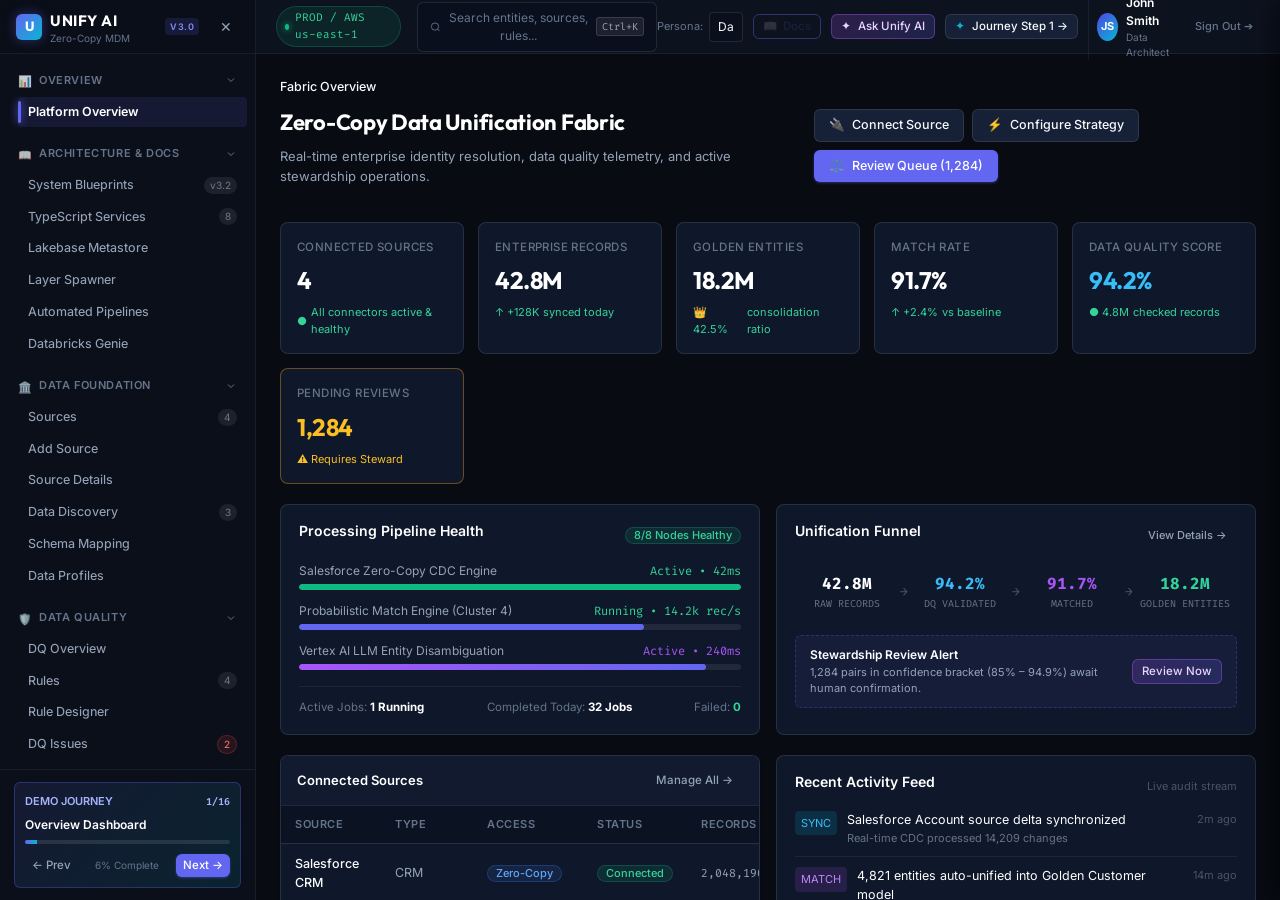
<file: index.html>
<!DOCTYPE html>
<html lang="en">
<head>
  <meta charset="UTF-8">
  <meta name="viewport" content="width=device-width, initial-scale=1.0">
  <title>Unify AI — Zero-Copy Data Unification Fabric</title>
  <meta name="description" content="Next-generation enterprise Zero-Copy Data Unification Fabric, MDM, entity resolution, AI copilot, and compliance lineage platform.">
  <link rel="icon" href="data:image/svg+xml,<svg xmlns=%22http://www.w3.org/2000/svg%22 viewBox=%220 0 100 100%22><rect width=%22100%22 height=%22100%22 rx=%2224%22 fill=%22%236366f1%22/><text y=%22.75em%22 x=%2250%25%22 font-size=%2260%22 font-family=%22sans-serif%22 font-weight=%22bold%22 text-anchor=%22middle%22 fill=%22white%22>U</text></svg>">

  <!-- Enterprise Google Fonts -->
  <link rel="preconnect" href="https://fonts.googleapis.com">
  <link rel="preconnect" href="https://fonts.gstatic.com" crossorigin>
  <link href="https://fonts.googleapis.com/css2?family=Fira+Code:wght@400;500;600&family=Inter:wght@300;400;500;600;700&family=Outfit:wght@400;600;700;800&family=Plus+Jakarta+Sans:wght@400;500;600;700&display=swap" rel="stylesheet">

  <!-- Bootstrap 5.3 Core & Responsive Framework -->
  <link href="https://cdn.jsdelivr.net/npm/bootstrap@5.3.3/dist/css/bootstrap.min.css" rel="stylesheet" crossorigin="anonymous">

  <!-- Design System Stylesheets -->
  <link rel="stylesheet" href="./src/styles/tokens.css">
  <link rel="stylesheet" href="./src/styles/layout.css">
  <link rel="stylesheet" href="./src/styles/components.css">
</head>
<body>
  <div id="app-root"></div>
  <script src="./app.bundle.js"></script>
</body>
</html>
</file>
<file: src/styles/tokens.css>
/* Unify AI Design System Tokens */
:root {
  /* Surface colors - High density obsidian/slate */
  --bg-app: #080b12;
  --bg-sidebar: #0b0f19;
  --bg-sidebar-hover: #131b2e;
  --bg-sidebar-active: rgba(99, 102, 241, 0.12);
  --bg-topbar: #0d121f;
  --bg-card: #0f172a;
  --bg-card-hover: #151f38;
  --bg-card-subtle: #111a2f;
  --bg-card-elevated: #162036;
  --bg-input: #0a0f1d;
  --bg-dropdown: #0f172a;
  --bg-overlay: rgba(4, 7, 14, 0.75);

  /* Borders & Dividers */
  --border-subtle: rgba(255, 255, 255, 0.06);
  --border-default: rgba(255, 255, 255, 0.1);
  --border-strong: rgba(255, 255, 255, 0.16);
  --border-glow: rgba(99, 102, 241, 0.4);

  /* Typography Colors */
  --text-primary: #f8fafc;
  --text-secondary: #94a3b8;
  --text-muted: #64748b;
  --text-dim: #475569;
  --text-inverse: #020617;

  /* Brand & Accents */
  --primary: #6366f1;
  --primary-hover: #4f46e5;
  --primary-rgb: 99, 102, 241;
  --primary-light: rgba(99, 102, 241, 0.15);
  
  --secondary: #06b6d4;
  --secondary-rgb: 6, 182, 212;
  
  --accent-purple: #a855f7;
  
  /* Triad Status Badges (Section 51) */
  --fact-bg: rgba(6, 182, 212, 0.12);
  --fact-border: rgba(6, 182, 212, 0.35);
  --fact-text: #38bdf8;

  --ai-bg: rgba(168, 85, 247, 0.14);
  --ai-border: rgba(168, 85, 247, 0.4);
  --ai-text: #c084fc;

  --decision-bg: rgba(16, 185, 129, 0.12);
  --decision-border: rgba(16, 185, 129, 0.35);
  --decision-text: #34d399;

  /* Status Colors */
  --success: #10b981;
  --success-bg: rgba(16, 185, 129, 0.12);
  --warning: #f59e0b;
  --warning-bg: rgba(245, 158, 11, 0.12);
  --danger: #ef4444;
  --danger-bg: rgba(239, 68, 68, 0.12);
  --info: #3b82f6;
  --info-bg: rgba(59, 130, 246, 0.12);

  /* Fonts */
  --font-sans: 'Inter', -apple-system, BlinkMacSystemFont, 'Segoe UI', Roboto, sans-serif;
  --font-display: 'Outfit', 'Inter', sans-serif;
  --font-mono: 'Fira Code', ui-monospace, SFMono-Regular, Menlo, Monaco, Consolas, monospace;

  /* Dimensions */
  --sidebar-width: 256px;
  --topbar-height: 54px;
  --ai-drawer-width: 380px;

  /* Border radius */
  --radius-sm: 4px;
  --radius-md: 6px;
  --radius-lg: 8px;
  --radius-xl: 12px;
  --radius-full: 9999px;

  /* Shadows */
  --shadow-sm: 0 1px 2px 0 rgba(0, 0, 0, 0.3);
  --shadow-md: 0 4px 6px -1px rgba(0, 0, 0, 0.4), 0 2px 4px -1px rgba(0, 0, 0, 0.2);
  --shadow-lg: 0 10px 15px -3px rgba(0, 0, 0, 0.5), 0 4px 6px -2px rgba(0, 0, 0, 0.3);
  --shadow-drawer: -4px 0 24px rgba(0, 0, 0, 0.6);
}
</file>
<file: src/styles/layout.css>
/* Layout and Shell Structure */
* {
  box-sizing: border-box;
  margin: 0;
  padding: 0;
}

body {
  background-color: var(--bg-app);
  color: var(--text-primary);
  font-family: var(--font-sans);
  font-size: 13px;
  line-height: 1.5;
  -webkit-font-smoothing: antialiased;
  overflow: hidden;
  height: 100vh;
  width: 100vw;
}

/* Custom modern scrollbars */
::-webkit-scrollbar {
  width: 6px;
  height: 6px;
}
::-webkit-scrollbar-track {
  background: transparent;
}
::-webkit-scrollbar-thumb {
  background: rgba(255, 255, 255, 0.12);
  border-radius: 4px;
}
::-webkit-scrollbar-thumb:hover {
  background: rgba(255, 255, 255, 0.22);
}

/* Root App Layout */
#app {
  display: flex;
  height: 100vh;
  width: 100vw;
  overflow: hidden;
  position: relative;
}

/* Sidebar Wrapper Container */
#sidebar-container {
  width: var(--sidebar-width);
  min-width: var(--sidebar-width);
  height: 100%;
  flex-shrink: 0;
  display: flex;
}

/* Left Sidebar */
.app-sidebar {
  width: var(--sidebar-width);
  min-width: var(--sidebar-width);
  height: 100%;
  background: var(--bg-sidebar);
  border-right: 1px solid var(--border-subtle);
  display: flex;
  flex-direction: column;
  z-index: 30;
  user-select: none;
}

.sidebar-header {
  height: var(--topbar-height);
  padding: 0 16px;
  display: flex;
  align-items: center;
  gap: 10px;
  border-bottom: 1px solid var(--border-subtle);
  background: rgba(11, 15, 25, 0.85);
  backdrop-filter: blur(8px);
}

.brand-logo {
  display: flex;
  align-items: center;
  gap: 8px;
  text-decoration: none;
  color: var(--text-primary);
}

.brand-icon {
  width: 26px;
  height: 26px;
  border-radius: var(--radius-md);
  background: linear-gradient(135deg, #6366f1, #06b6d4);
  display: flex;
  align-items: center;
  justify-content: center;
  font-weight: 800;
  font-size: 13px;
  color: #fff;
  box-shadow: 0 0 12px rgba(99, 102, 241, 0.4);
}

.brand-title {
  font-family: var(--font-display);
  font-weight: 700;
  font-size: 15px;
  letter-spacing: 0.5px;
  color: #fff;
}

.brand-badge {
  font-size: 9px;
  padding: 2px 5px;
  background: rgba(99, 102, 241, 0.15);
  color: #818cf8;
  border-radius: var(--radius-sm);
  font-weight: 600;
  letter-spacing: 0.5px;
  text-transform: uppercase;
}

/* Sidebar navigation scroll area */
.sidebar-nav {
  flex: 1;
  overflow-y: auto;
  padding: 12px 8px;
  display: flex;
  flex-direction: column;
  gap: 4px;
}

.nav-group {
  margin-bottom: 8px;
}

.nav-group-header {
  display: flex;
  align-items: center;
  justify-content: space-between;
  padding: 6px 10px;
  border-radius: var(--radius-sm);
  color: var(--text-muted);
  font-size: 11px;
  font-weight: 600;
  text-transform: uppercase;
  letter-spacing: 0.6px;
  cursor: pointer;
  transition: all 0.15s ease;
}

.nav-group-header:hover {
  color: var(--text-primary);
  background: var(--bg-sidebar-hover);
}

.nav-group-header .group-title {
  display: flex;
  align-items: center;
  gap: 7px;
}

.nav-group-header .group-icon {
  width: 14px;
  height: 14px;
  opacity: 0.8;
}

.nav-group-header .group-chevron {
  width: 12px;
  height: 12px;
  transition: transform 0.2s ease;
}

.nav-group.collapsed .group-chevron {
  transform: rotate(-90deg);
}

.nav-group.collapsed .nav-group-items {
  display: none;
}

.nav-group-items {
  padding-left: 10px;
  margin-top: 2px;
  display: flex;
  flex-direction: column;
  gap: 1px;
}

.nav-link {
  display: flex;
  align-items: center;
  justify-content: space-between;
  padding: 6px 10px;
  border-radius: var(--radius-sm);
  color: var(--text-secondary);
  text-decoration: none;
  font-size: 12.5px;
  font-weight: 450;
  transition: all 0.15s ease;
  position: relative;
}

.nav-link:hover {
  color: var(--text-primary);
  background: var(--bg-sidebar-hover);
}

.nav-link.active {
  color: #fff;
  background: var(--bg-sidebar-active);
  font-weight: 600;
}

.nav-link.active::before {
  content: '';
  position: absolute;
  left: 0;
  top: 4px;
  bottom: 4px;
  width: 3px;
  border-radius: 2px;
  background: var(--primary);
  box-shadow: 0 0 8px var(--primary);
}

.nav-link-badge {
  font-size: 10px;
  padding: 1px 6px;
  border-radius: 10px;
  background: rgba(255, 255, 255, 0.08);
  color: var(--text-muted);
}

.nav-link.active .nav-link-badge {
  background: rgba(99, 102, 241, 0.25);
  color: #a5b4fc;
}

/* Sidebar Footer */
.sidebar-footer {
  padding: 12px 14px;
  border-top: 1px solid var(--border-subtle);
  display: flex;
  flex-direction: column;
  gap: 8px;
  background: var(--bg-sidebar);
}

.journey-trigger-card {
  background: linear-gradient(135deg, rgba(99, 102, 241, 0.12), rgba(6, 182, 212, 0.12));
  border: 1px solid rgba(99, 102, 241, 0.3);
  border-radius: var(--radius-md);
  padding: 10px;
  display: flex;
  flex-direction: column;
  gap: 6px;
  cursor: pointer;
  transition: all 0.2s ease;
}

.journey-trigger-card:hover {
  border-color: rgba(99, 102, 241, 0.6);
  transform: translateY(-1px);
}

.journey-header {
  display: flex;
  align-items: center;
  justify-content: space-between;
  font-size: 11px;
  font-weight: 600;
  color: #a5b4fc;
}

.journey-title {
  font-size: 12px;
  font-weight: 600;
  color: #fff;
}

.journey-progress {
  height: 4px;
  background: rgba(255, 255, 255, 0.1);
  border-radius: 2px;
  overflow: hidden;
}

.journey-progress-bar {
  height: 100%;
  background: linear-gradient(90deg, #6366f1, #06b6d4);
  width: 25%;
  transition: width 0.3s ease;
}

/* Main Area */
.app-main {
  flex: 1;
  display: flex;
  flex-direction: column;
  height: 100%;
  overflow: hidden;
  position: relative;
  background: var(--bg-app);
}

/* Topbar */
.app-topbar {
  height: var(--topbar-height);
  min-height: var(--topbar-height);
  background: var(--bg-topbar);
  border-bottom: 1px solid var(--border-subtle);
  display: flex;
  align-items: center;
  justify-content: space-between;
  padding: 0 20px;
  z-index: 20;
}

.topbar-left {
  display: flex;
  align-items: center;
  gap: 16px;
}

.topbar-right {
  display: flex;
  align-items: center;
  gap: 10px;
}

.env-pill {
  display: flex;
  align-items: center;
  gap: 6px;
  padding: 3px 8px;
  border-radius: var(--radius-full);
  background: rgba(16, 185, 129, 0.1);
  border: 1px solid rgba(16, 185, 129, 0.25);
  font-size: 11px;
  font-family: var(--font-mono);
  color: #34d399;
}

.env-dot {
  width: 6px;
  height: 6px;
  border-radius: 50%;
  background: #10b981;
  box-shadow: 0 0 6px #10b981;
}

.search-button {
  display: flex;
  align-items: center;
  gap: 8px;
  padding: 6px 12px;
  background: var(--bg-input);
  border: 1px solid var(--border-default);
  border-radius: var(--radius-md);
  color: var(--text-muted);
  font-size: 12px;
  cursor: pointer;
  transition: all 0.15s ease;
  min-width: 240px;
}

.search-button:hover {
  border-color: var(--border-strong);
  color: var(--text-secondary);
}

.search-kbd {
  margin-left: auto;
  background: rgba(255, 255, 255, 0.08);
  border: 1px solid rgba(255, 255, 255, 0.12);
  border-radius: 3px;
  padding: 1px 5px;
  font-family: var(--font-mono);
  font-size: 10px;
  color: var(--text-secondary);
}

/* Breadcrumbs */
.breadcrumbs-bar {
  display: flex;
  align-items: center;
  gap: 6px;
  font-size: 12.5px;
  color: var(--text-muted);
}

.breadcrumb-item {
  color: var(--text-muted);
  text-decoration: none;
  transition: color 0.15s;
}

.breadcrumb-item:hover {
  color: var(--text-primary);
}

.breadcrumb-item.current {
  color: var(--text-primary);
  font-weight: 500;
}

.breadcrumb-separator {
  color: var(--text-dim);
  font-size: 11px;
}

/* Page Content Viewport */
.app-content {
  flex: 1;
  overflow-y: auto;
  overflow-x: hidden;
  padding: 24px;
  position: relative;
}

.page-header {
  display: flex;
  align-items: flex-start;
  justify-content: space-between;
  margin-bottom: 20px;
  gap: 16px;
}

.page-title-group {
  display: flex;
  flex-direction: column;
  gap: 4px;
}

.page-title {
  font-family: var(--font-display);
  font-size: 22px;
  font-weight: 700;
  letter-spacing: -0.3px;
  color: #fff;
  display: flex;
  align-items: center;
  gap: 10px;
}

.page-description {
  color: var(--text-secondary);
  font-size: 13px;
}

.page-actions {
  display: flex;
  align-items: center;
  gap: 8px;
  flex-wrap: wrap;
}

/* AI Copilot Drawer */
.ai-drawer-overlay {
  position: fixed;
  inset: 0;
  background: var(--bg-overlay);
  backdrop-filter: blur(2px);
  z-index: 40;
  opacity: 0;
  pointer-events: none;
  transition: opacity 0.25s ease;
}

.ai-drawer-overlay.open {
  opacity: 1;
  pointer-events: auto;
}

.ai-drawer {
  position: fixed;
  top: 0;
  right: 0;
  bottom: 0;
  width: var(--ai-drawer-width);
  background: var(--bg-card);
  border-left: 1px solid var(--border-default);
  box-shadow: var(--shadow-drawer);
  z-index: 50;
  display: flex;
  flex-direction: column;
  transform: translateX(100%);
  transition: transform 0.25s cubic-bezier(0.16, 1, 0.3, 1);
}

.ai-drawer.open {
  transform: translateX(0);
}

.ai-drawer-header {
  height: var(--topbar-height);
  padding: 0 16px;
  border-bottom: 1px solid var(--border-subtle);
  display: flex;
  align-items: center;
  justify-content: space-between;
  background: rgba(15, 23, 42, 0.9);
}

.ai-drawer-title {
  display: flex;
  align-items: center;
  gap: 8px;
  font-family: var(--font-display);
  font-weight: 700;
  font-size: 14px;
  color: #fff;
}

.ai-drawer-body {
  flex: 1;
  overflow-y: auto;
  padding: 16px;
  display: flex;
  flex-direction: column;
  gap: 16px;
}

.ai-drawer-footer {
  padding: 12px 16px;
  border-top: 1px solid var(--border-subtle);
  background: var(--bg-topbar);
}

/* Mobile Hamburger & Off-Canvas Navigation */
.mobile-nav-toggle {
  display: none;
  background: transparent;
  border: none;
  color: var(--text-primary);
  font-size: 20px;
  cursor: pointer;
  padding: 6px;
  border-radius: var(--radius-sm);
  align-items: center;
  justify-content: center;
}

.mobile-nav-toggle:hover {
  background: var(--bg-sidebar-hover);
}

.sidebar-backdrop {
  display: none;
}

/* Responsive Media Queries for Mobile & Tablet (Bootstrap lg breakpoint) */
@media (max-width: 991.98px) {
  #sidebar-container {
    width: 0 !important;
    min-width: 0 !important;
    max-width: 0 !important;
    flex: 0 0 0 !important;
    overflow: visible !important;
    margin: 0 !important;
    padding: 0 !important;
    border: none !important;
  }

  .mobile-nav-toggle {
    display: inline-flex !important;
  }

  .sidebar-backdrop {
    display: block !important;
    position: fixed !important;
    inset: 0 !important;
    background: rgba(0, 0, 0, 0.75) !important;
    backdrop-filter: blur(4px) !important;
    z-index: 1040 !important;
    opacity: 0 !important;
    pointer-events: none !important;
    transition: opacity 0.25s ease !important;
  }

  .sidebar-backdrop.open {
    opacity: 1 !important;
    pointer-events: auto !important;
  }

  .app-sidebar {
    position: fixed !important;
    top: 0 !important;
    left: 0 !important;
    bottom: 0 !important;
    width: 280px !important;
    min-width: 280px !important;
    max-width: 85vw !important;
    height: 100vh !important;
    z-index: 1050 !important;
    transform: translateX(-100%) !important;
    transition: transform 0.28s cubic-bezier(0.16, 1, 0.3, 1) !important;
    box-shadow: 6px 0 28px rgba(0, 0, 0, 0.8) !important;
  }

  .app-sidebar.mobile-open {
    transform: translateX(0) !important;
  }

  .app-main {
    width: 100vw !important;
    min-width: 100% !important;
    max-width: 100vw !important;
    flex: 1 1 100% !important;
    overflow-x: hidden !important;
  }

  .app-content {
    padding: 16px 14px;
  }

  .page-header {
    flex-direction: column;
    align-items: stretch;
    gap: 12px;
  }

  .page-actions {
    flex-wrap: wrap;
  }

  .topbar-left {
    gap: 10px;
  }

  .search-button {
    min-width: 140px;
  }
}

@media (max-width: 768px) {
  .app-topbar {
    padding: 0 12px;
  }

  .env-pill span:last-child {
    display: none;
  }

  .search-button {
    min-width: unset;
    padding: 6px 8px;
  }

  .search-button span {
    display: none;
  }

  .search-kbd {
    display: none;
  }

  .topbar-right {
    gap: 6px;
  }

  .topbar-right select {
    max-width: 110px;
  }

  .ai-drawer {
    width: 100vw;
    max-width: 100vw;
  }

  .page-title {
    font-size: 18px;
  }

  .page-description {
    font-size: 12px;
  }
}
</file>
<file: src/styles/components.css>
/* Component Styles — Enterprise UI Primitives */

/* Buttons */
.btn {
  display: inline-flex;
  align-items: center;
  justify-content: center;
  gap: 7px;
  padding: 6px 14px;
  font-size: 12.5px;
  font-weight: 500;
  border-radius: var(--radius-md);
  border: 1px solid transparent;
  cursor: pointer;
  transition: all 0.15s ease;
  white-space: nowrap;
  font-family: inherit;
}

.btn-primary {
  background: var(--primary);
  color: #fff;
  box-shadow: 0 1px 3px rgba(99, 102, 241, 0.4);
}
.btn-primary:hover {
  background: var(--primary-hover);
  box-shadow: 0 0 12px rgba(99, 102, 241, 0.5);
}

.btn-secondary {
  background: var(--bg-card-elevated);
  border-color: var(--border-default);
  color: var(--text-primary);
}
.btn-secondary:hover {
  background: var(--bg-card-hover);
  border-color: var(--border-strong);
}

.btn-ghost {
  background: transparent;
  color: var(--text-secondary);
}
.btn-ghost:hover {
  background: var(--bg-sidebar-hover);
  color: var(--text-primary);
}

.btn-ai {
  background: linear-gradient(135deg, rgba(168, 85, 247, 0.2), rgba(99, 102, 241, 0.2));
  border: 1px solid rgba(168, 85, 247, 0.4);
  color: #e9d5ff;
}
.btn-ai:hover {
  background: linear-gradient(135deg, rgba(168, 85, 247, 0.35), rgba(99, 102, 241, 0.35));
  box-shadow: 0 0 10px rgba(168, 85, 247, 0.3);
}

.btn-success {
  background: var(--success);
  color: #fff;
}
.btn-success:hover {
  filter: brightness(1.1);
}

.btn-danger {
  background: var(--danger-bg);
  border-color: rgba(239, 68, 68, 0.3);
  color: #fca5a5;
}
.btn-danger:hover {
  background: rgba(239, 68, 68, 0.25);
}

.btn-sm {
  padding: 3px 9px;
  font-size: 11.5px;
}
.btn-lg {
  padding: 9px 18px;
  font-size: 13.5px;
}

/* Triad Badges (Section 51) */
.badge-triad {
  display: inline-flex;
  align-items: center;
  gap: 5px;
  padding: 2px 7px;
  border-radius: var(--radius-sm);
  font-size: 10px;
  font-weight: 700;
  letter-spacing: 0.5px;
  text-transform: uppercase;
}

.badge-system-fact {
  background: var(--fact-bg);
  border: 1px solid var(--fact-border);
  color: var(--fact-text);
}

.badge-ai-rec {
  background: var(--ai-bg);
  border: 1px solid var(--ai-border);
  color: var(--ai-text);
}

.badge-user-decision {
  background: var(--decision-bg);
  border: 1px solid var(--decision-border);
  color: var(--decision-text);
}

/* Standard Status Badges */
.badge {
  display: inline-flex;
  align-items: center;
  gap: 5px;
  padding: 2px 8px;
  border-radius: var(--radius-full);
  font-size: 11px;
  font-weight: 500;
}

.badge-success {
  background: var(--success-bg);
  color: #34d399;
  border: 1px solid rgba(16, 185, 129, 0.25);
}

.badge-warning {
  background: var(--warning-bg);
  color: #fbbf24;
  border: 1px solid rgba(245, 158, 11, 0.25);
}

.badge-danger {
  background: var(--danger-bg);
  color: #f87171;
  border: 1px solid rgba(239, 68, 68, 0.25);
}

.badge-info {
  background: var(--info-bg);
  color: #60a5fa;
  border: 1px solid rgba(59, 130, 246, 0.25);
}

.badge-neutral {
  background: rgba(255, 255, 255, 0.08);
  color: var(--text-secondary);
  border: 1px solid var(--border-subtle);
}

/* Data Tables */
.table-card {
  background: var(--bg-card);
  border: 1px solid var(--border-default);
  border-radius: var(--radius-lg);
  overflow: hidden;
  box-shadow: var(--shadow-sm);
}

.table-toolbar {
  padding: 12px 16px;
  display: flex;
  align-items: center;
  justify-content: space-between;
  gap: 12px;
  border-bottom: 1px solid var(--border-subtle);
  background: var(--bg-card-subtle);
  flex-wrap: wrap;
}

.data-table-container {
  width: 100%;
  overflow-x: auto;
}

.data-table {
  width: 100%;
  border-collapse: collapse;
  text-align: left;
  font-size: 12.5px;
}

.data-table th {
  padding: 10px 14px;
  background: rgba(11, 17, 32, 0.8);
  color: var(--text-muted);
  font-weight: 600;
  font-size: 11px;
  text-transform: uppercase;
  letter-spacing: 0.5px;
  border-bottom: 1px solid var(--border-default);
  white-space: nowrap;
}

.data-table td {
  padding: 11px 14px;
  border-bottom: 1px solid var(--border-subtle);
  color: var(--text-secondary);
  vertical-align: middle;
}

.data-table tr:hover td {
  background: var(--bg-card-hover);
  color: var(--text-primary);
}

.data-table .cell-highlight {
  color: var(--text-primary);
  font-weight: 500;
}

.data-table .cell-mono {
  font-family: var(--font-mono);
  font-size: 11.5px;
}

/* Cards & KPI */
.kpi-grid {
  display: grid;
  grid-template-columns: repeat(auto-fit, minmax(180px, 1fr));
  gap: 14px;
  margin-bottom: 20px;
}

.kpi-card {
  background: var(--bg-card);
  border: 1px solid var(--border-default);
  border-radius: var(--radius-lg);
  padding: 16px;
  display: flex;
  flex-direction: column;
  gap: 6px;
  transition: border-color 0.2s;
  position: relative;
  overflow: hidden;
}

.kpi-card:hover {
  border-color: var(--border-strong);
}

.kpi-label {
  font-size: 11.5px;
  color: var(--text-muted);
  font-weight: 500;
  text-transform: uppercase;
  letter-spacing: 0.4px;
}

.kpi-value {
  font-family: var(--font-display);
  font-size: 24px;
  font-weight: 700;
  color: #fff;
  letter-spacing: -0.5px;
}

.kpi-delta {
  font-size: 11px;
  display: flex;
  align-items: center;
  gap: 4px;
}

.kpi-delta.positive {
  color: #34d399;
}
.kpi-delta.negative {
  color: #f87171;
}

/* Tabs */
.tabs-nav {
  display: flex;
  align-items: center;
  gap: 4px;
  border-bottom: 1px solid var(--border-default);
  margin-bottom: 18px;
}

.tab-btn {
  padding: 8px 14px;
  background: transparent;
  border: none;
  border-bottom: 2px solid transparent;
  color: var(--text-muted);
  font-size: 13px;
  font-weight: 500;
  cursor: pointer;
  transition: all 0.15s;
  font-family: inherit;
}

.tab-btn:hover {
  color: var(--text-primary);
}

.tab-btn.active {
  color: #fff;
  border-bottom-color: var(--primary);
  font-weight: 600;
}

/* Wizard / Stepper */
.wizard-stepper {
  display: flex;
  align-items: center;
  justify-content: space-between;
  margin-bottom: 24px;
  background: var(--bg-card);
  border: 1px solid var(--border-default);
  border-radius: var(--radius-lg);
  padding: 14px 20px;
}

.wizard-step {
  display: flex;
  align-items: center;
  gap: 8px;
  color: var(--text-muted);
  font-size: 12px;
  font-weight: 500;
  cursor: pointer;
}

.wizard-step.active {
  color: #fff;
  font-weight: 600;
}

.wizard-step.completed {
  color: var(--secondary);
}

.step-num {
  width: 22px;
  height: 22px;
  border-radius: 50%;
  display: flex;
  align-items: center;
  justify-content: center;
  font-size: 11px;
  background: rgba(255, 255, 255, 0.08);
  border: 1px solid var(--border-default);
}

.wizard-step.active .step-num {
  background: var(--primary);
  border-color: var(--primary);
  color: #fff;
  box-shadow: 0 0 8px rgba(99, 102, 241, 0.5);
}

.wizard-step.completed .step-num {
  background: rgba(6, 182, 212, 0.2);
  border-color: var(--secondary);
  color: var(--secondary);
}

.step-divider {
  flex: 1;
  height: 1px;
  background: var(--border-subtle);
  margin: 0 12px;
}

/* Forms */
.form-group {
  display: flex;
  flex-direction: column;
  gap: 6px;
  margin-bottom: 16px;
}

.form-label {
  font-size: 12px;
  font-weight: 500;
  color: var(--text-secondary);
}

.form-input, .form-select, .form-textarea {
  background: var(--bg-input);
  border: 1px solid var(--border-default);
  border-radius: var(--radius-md);
  padding: 8px 12px;
  color: var(--text-primary);
  font-size: 13px;
  font-family: inherit;
  outline: none;
  transition: border-color 0.15s;
}

.form-input:focus, .form-select:focus, .form-textarea:focus {
  border-color: var(--primary);
  box-shadow: 0 0 0 2px rgba(99, 102, 241, 0.2);
}

/* Grid & Cards */
.grid-2 {
  display: grid;
  grid-template-columns: repeat(2, 1fr);
  gap: 16px;
}
.grid-3 {
  display: grid;
  grid-template-columns: repeat(3, 1fr);
  gap: 16px;
}
.card {
  background: var(--bg-card);
  border: 1px solid var(--border-default);
  border-radius: var(--radius-lg);
  padding: 18px;
}

/* Modals */
.modal-overlay {
  position: fixed;
  inset: 0;
  background: var(--bg-overlay);
  backdrop-filter: blur(4px);
  z-index: 100;
  display: flex;
  align-items: center;
  justify-content: center;
  opacity: 0;
  pointer-events: none;
  transition: opacity 0.2s ease;
}

.modal-overlay.open {
  opacity: 1;
  pointer-events: auto;
}

.modal-content {
  background: var(--bg-card);
  border: 1px solid var(--border-strong);
  border-radius: var(--radius-xl);
  width: 90%;
  max-width: 620px;
  max-height: 85vh;
  box-shadow: var(--shadow-lg);
  display: flex;
  flex-direction: column;
  overflow: hidden;
}

.modal-header {
  padding: 16px 20px;
  border-bottom: 1px solid var(--border-subtle);
  display: flex;
  align-items: center;
  justify-content: space-between;
}

.modal-body {
  padding: 20px;
  overflow-y: auto;
  flex: 1;
}

.modal-footer {
  padding: 14px 20px;
  border-top: 1px solid var(--border-subtle);
  display: flex;
  align-items: center;
  justify-content: flex-end;
  gap: 10px;
  background: var(--bg-card-subtle);
}

/* Progress bar */
.bar-track {
  height: 6px;
  background: rgba(255, 255, 255, 0.08);
  border-radius: 3px;
  overflow: hidden;
  width: 100%;
}
.bar-fill {
  height: 100%;
  border-radius: 3px;
  transition: width 0.4s ease;
}
.bar-fill-primary { background: var(--primary); }
.bar-fill-success { background: var(--success); }
.bar-fill-warning { background: var(--warning); }
.bar-fill-ai { background: linear-gradient(90deg, #a855f7, #6366f1); }

/* Mobile Component Responsive Overrides */
@media (max-width: 768px) {
  .grid-2, .grid-3 {
    grid-template-columns: 1fr;
    gap: 12px;
  }

  .kpi-grid {
    grid-template-columns: repeat(2, 1fr);
    gap: 10px;
    margin-bottom: 16px;
  }

  .kpi-card {
    padding: 12px;
  }

  .kpi-value {
    font-size: 19px;
  }

  .kpi-label {
    font-size: 10px;
  }

  .wizard-stepper {
    overflow-x: auto;
    -webkit-overflow-scrolling: touch;
    white-space: nowrap;
    padding: 10px 14px;
    justify-content: flex-start;
    gap: 10px;
  }

  .wizard-step {
    flex-shrink: 0;
    font-size: 11px;
  }

  .step-divider {
    min-width: 14px;
    margin: 0 4px;
  }

  .tabs-nav {
    overflow-x: auto;
    -webkit-overflow-scrolling: touch;
    white-space: nowrap;
    flex-wrap: nowrap;
    padding-bottom: 4px;
    margin-bottom: 14px;
  }

  .tab-btn {
    flex-shrink: 0;
    padding: 6px 10px;
    font-size: 12px;
  }

  .table-toolbar {
    flex-direction: column;
    align-items: stretch;
    gap: 10px;
  }

  .table-toolbar input,
  .table-toolbar select {
    width: 100% !important;
  }

  .modal-content {
    width: 95vw;
    max-width: 95vw;
    margin: 10px;
  }

  .data-table-container {
    -webkit-overflow-scrolling: touch;
  }

  .data-table th,
  .data-table td {
    padding: 9px 10px;
    font-size: 11.5px;
  }
}

@media (max-width: 480px) {
  .kpi-grid {
    grid-template-columns: 1fr;
  }
}
</file>
